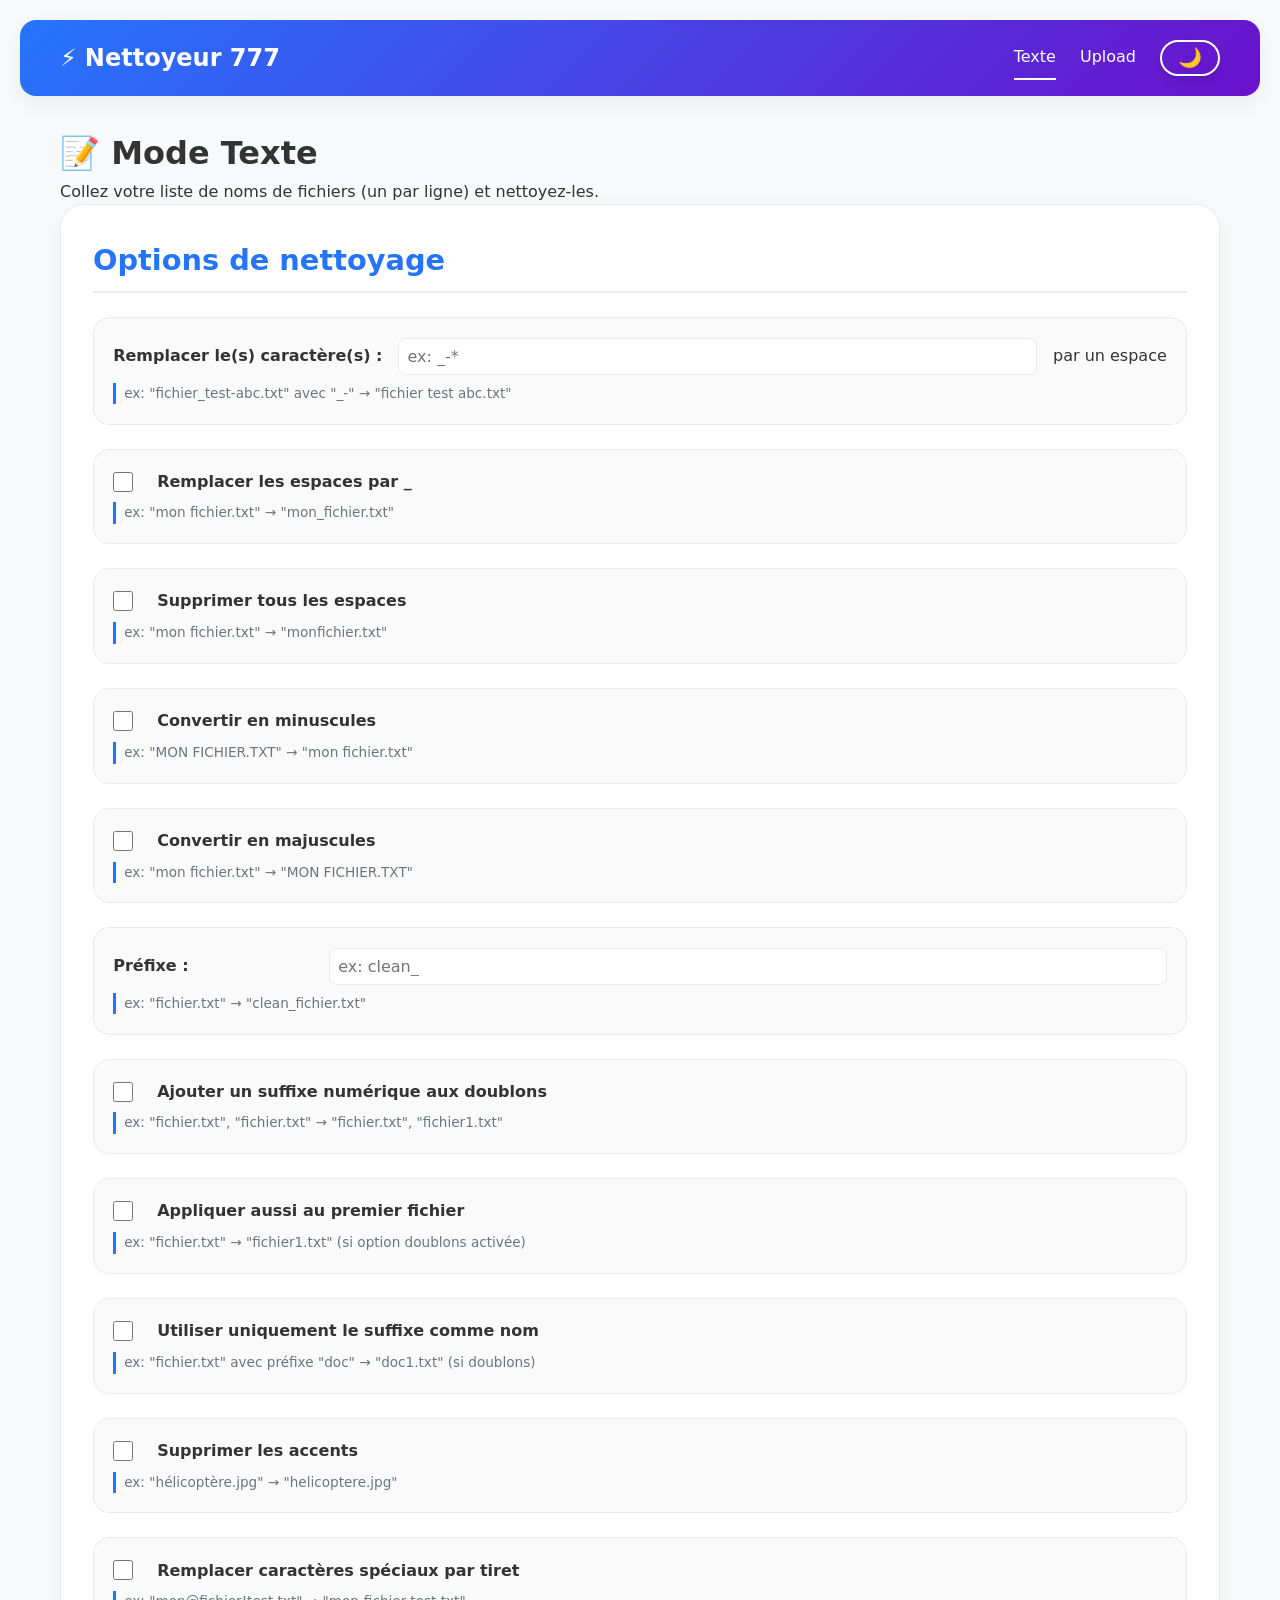
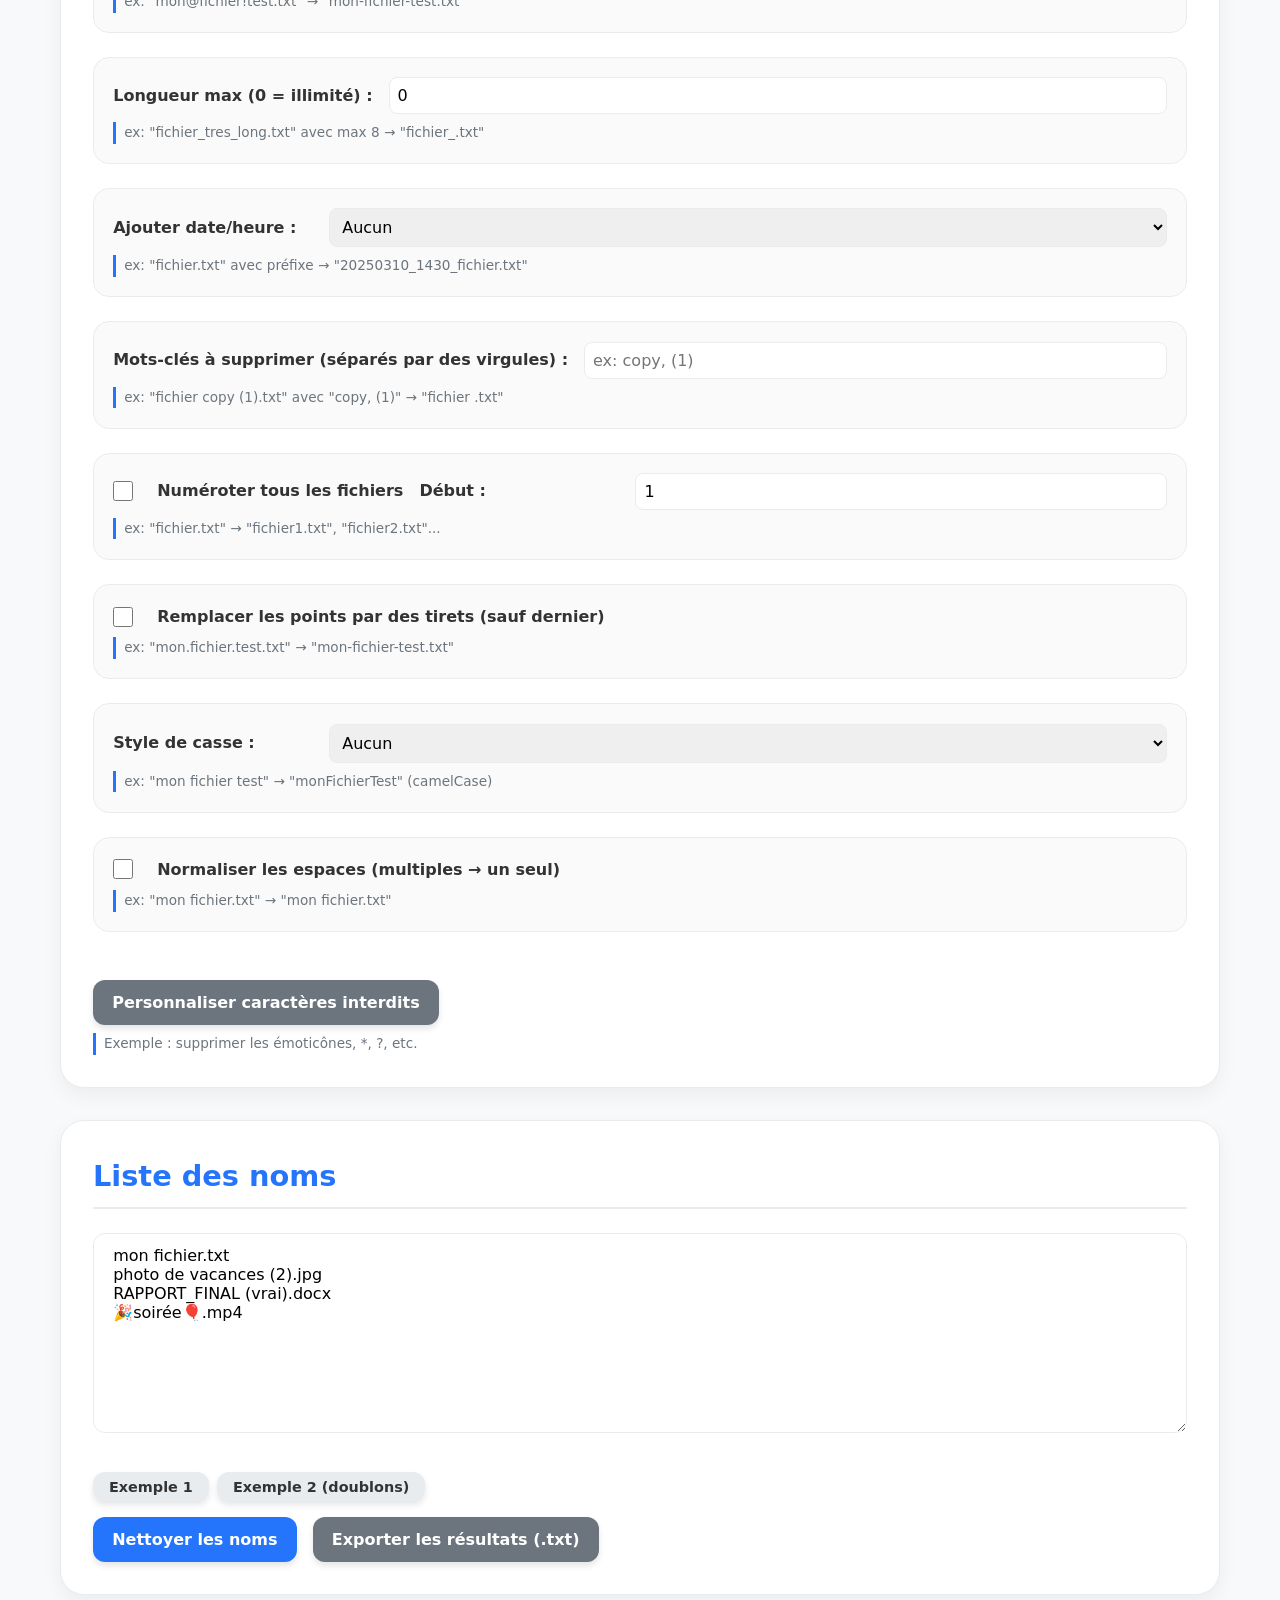
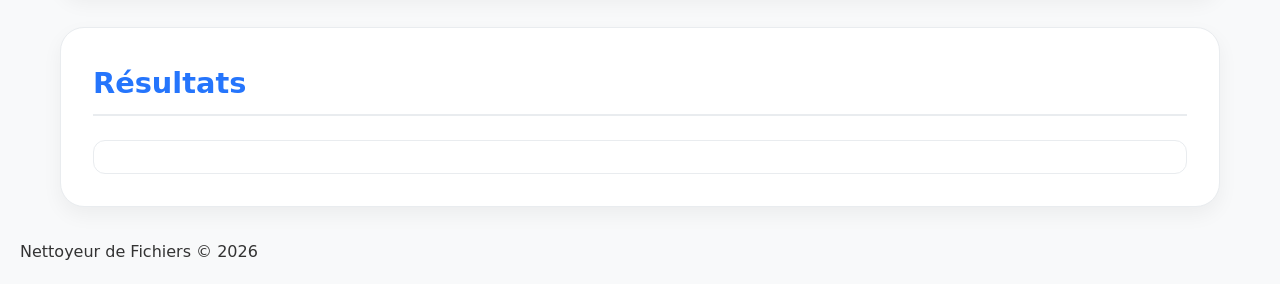
<file: index.html>
<!DOCTYPE html>
<html lang="fr">
<head>
    <meta charset="UTF-8">
    <meta name="viewport" content="width=device-width, initial-scale=1.0">
    <title>Nettoyeur de Noms - Mode Texte</title>
    <meta name="description" content="Nettoyez vos noms de fichiers en mode texte : saisissez une liste, nettoyez, exportez.">
    <!-- Icônes -->
    <link rel="apple-touch-icon" sizes="180x180" href="assets/icon/apple-touch-icon.png">
    <link rel="icon" type="image/png" sizes="32x32" href="assets/icon/favicon-32x32.png">
    <link rel="icon" type="image/png" sizes="16x16" href="assets/icon/favicon-16x16.png">
    <link rel="manifest" href="assets/manifest/site.webmanifest">
    <!-- Styles -->
    <link rel="stylesheet" href="assets/css/style.css">
</head>
<body data-page="text">
    <!-- Navigation -->
    <nav class="main-nav">
        <div class="nav-container container">
            <a href="index.html" class="nav-logo">
                <span>⚡</span> Nettoyeur 777
            </a>
            <div class="nav-links">
                <a href="index.html" class="active">Texte</a>
                <a href="upload.html">Upload</a>
                <button id="themeToggle" class="theme-toggle" aria-label="Basculer thème">🌙</button>
            </div>
        </div>
    </nav>

    <main class="container">
        <header class="page-header">
            <h1>📝 Mode Texte</h1>
            <p class="subtitle">Collez votre liste de noms de fichiers (un par ligne) et nettoyez-les.</p>
        </header>

        <!-- Options de nettoyage -->
        <section class="card">
            <h2>Options de nettoyage</h2>
            <div class="options-grid">
                <!-- Carte : Remplacer caractère(s) par espace -->
                <div class="option-card">
                    <div class="option-header">
                        <label for="optReplaceChar">Remplacer le(s) caractère(s) :</label>
                        <input type="text" id="optReplaceChar" placeholder="ex: _-*">
                        <span>par un espace</span>
                    </div>
                    <div class="option-example">ex: "fichier_test-abc.txt" avec "_-" → "fichier test abc.txt"</div>
                </div>

                <!-- Carte : Remplacer les espaces par _ -->
                <div class="option-card">
                    <div class="option-header">
                        <input type="checkbox" id="optReplaceSpaces">
                        <label for="optReplaceSpaces">Remplacer les espaces par _</label>
                    </div>
                    <div class="option-example">ex: "mon fichier.txt" → "mon_fichier.txt"</div>
                </div>

                <!-- Carte : Supprimer tous les espaces -->
                <div class="option-card">
                    <div class="option-header">
                        <input type="checkbox" id="optRemoveSpaces">
                        <label for="optRemoveSpaces">Supprimer tous les espaces</label>
                    </div>
                    <div class="option-example">ex: "mon fichier.txt" → "monfichier.txt"</div>
                </div>

                <!-- Carte : Convertir en minuscules -->
                <div class="option-card">
                    <div class="option-header">
                        <input type="checkbox" id="optLowercase">
                        <label for="optLowercase">Convertir en minuscules</label>
                    </div>
                    <div class="option-example">ex: "MON FICHIER.TXT" → "mon fichier.txt"</div>
                </div>

                <!-- Carte : Convertir en majuscules -->
                <div class="option-card">
                    <div class="option-header">
                        <input type="checkbox" id="optUppercase">
                        <label for="optUppercase">Convertir en majuscules</label>
                    </div>
                    <div class="option-example">ex: "mon fichier.txt" → "MON FICHIER.TXT"</div>
                </div>

                <!-- Carte : Préfixe -->
                <div class="option-card">
                    <div class="option-header">
                        <label for="optPrefix">Préfixe :</label>
                        <input type="text" id="optPrefix" placeholder="ex: clean_">
                    </div>
                    <div class="option-example">ex: "fichier.txt" → "clean_fichier.txt"</div>
                </div>

                <!-- Carte : Ajouter un suffixe numérique aux doublons -->
                <div class="option-card">
                    <div class="option-header">
                        <input type="checkbox" id="optSuffixDuplicates">
                        <label for="optSuffixDuplicates">Ajouter un suffixe numérique aux doublons</label>
                    </div>
                    <div class="option-example">ex: "fichier.txt", "fichier.txt" → "fichier.txt", "fichier1.txt"</div>
                </div>

                <!-- Carte : Appliquer aussi au premier fichier -->
                <div class="option-card">
                    <div class="option-header">
                        <input type="checkbox" id="optSuffixFirst">
                        <label for="optSuffixFirst">Appliquer aussi au premier fichier</label>
                    </div>
                    <div class="option-example">ex: "fichier.txt" → "fichier1.txt" (si option doublons activée)</div>
                </div>

                <!-- Carte : Utiliser uniquement le suffixe comme nom -->
                <div class="option-card">
                    <div class="option-header">
                        <input type="checkbox" id="optSuffixOnly">
                        <label for="optSuffixOnly">Utiliser uniquement le suffixe comme nom</label>
                    </div>
                    <div class="option-example">ex: "fichier.txt" avec préfixe "doc" → "doc1.txt" (si doublons)</div>
                </div>

                <!-- Carte : Supprimer les accents -->
                <div class="option-card">
                    <div class="option-header">
                        <input type="checkbox" id="optRemoveAccents">
                        <label for="optRemoveAccents">Supprimer les accents</label>
                    </div>
                    <div class="option-example">ex: "hélicoptère.jpg" → "helicoptere.jpg"</div>
                </div>

                <!-- Carte : Remplacer caractères spéciaux par tiret -->
                <div class="option-card">
                    <div class="option-header">
                        <input type="checkbox" id="optReplaceSpecialByDash">
                        <label for="optReplaceSpecialByDash">Remplacer caractères spéciaux par tiret</label>
                    </div>
                    <div class="option-example">ex: "mon@fichier!test.txt" → "mon-fichier-test.txt"</div>
                </div>

                <!-- Carte : Limiter la longueur du nom -->
                <div class="option-card">
                    <div class="option-header">
                        <label for="optMaxLength">Longueur max (0 = illimité) :</label>
                        <input type="number" id="optMaxLength" min="0" value="0">
                    </div>
                    <div class="option-example">ex: "fichier_tres_long.txt" avec max 8 → "fichier_.txt"</div>
                </div>

                <!-- Carte : Ajouter date/heure -->
                <div class="option-card">
                    <div class="option-header">
                        <label for="optAddDateTime">Ajouter date/heure :</label>
                        <select id="optAddDateTime">
                            <option value="none">Aucun</option>
                            <option value="prefix">Préfixe (AAAAMMJJ_HHMM)</option>
                            <option value="suffix">Suffixe (AAAAMMJJ_HHMM)</option>
                        </select>
                    </div>
                    <div class="option-example">ex: "fichier.txt" avec préfixe → "20250310_1430_fichier.txt"</div>
                </div>

                <!-- Carte : Supprimer mots-clés -->
                <div class="option-card">
                    <div class="option-header">
                        <label for="optRemoveKeywords">Mots-clés à supprimer (séparés par des virgules) :</label>
                        <input type="text" id="optRemoveKeywords" placeholder="ex: copy, (1)">
                    </div>
                    <div class="option-example">ex: "fichier copy (1).txt" avec "copy, (1)" → "fichier .txt"</div>
                </div>

                <!-- Carte : Numéroter tous les fichiers -->
                <div class="option-card">
                    <div class="option-header">
                        <input type="checkbox" id="optNumberAll">
                        <label for="optNumberAll">Numéroter tous les fichiers</label>
                        <label for="optNumberStart">Début :</label>
                        <input type="number" id="optNumberStart" min="1" value="1" style="width: 80px;">
                    </div>
                    <div class="option-example">ex: "fichier.txt" → "fichier1.txt", "fichier2.txt"...</div>
                </div>

                <!-- Carte : Remplacer les points par des tirets (sauf dernier) -->
                <div class="option-card">
                    <div class="option-header">
                        <input type="checkbox" id="optReplaceDotsByDash">
                        <label for="optReplaceDotsByDash">Remplacer les points par des tirets (sauf dernier)</label>
                    </div>
                    <div class="option-example">ex: "mon.fichier.test.txt" → "mon-fichier-test.txt"</div>
                </div>

                <!-- Carte : Style de casse -->
                <div class="option-card">
                    <div class="option-header">
                        <label for="optCaseStyle">Style de casse :</label>
                        <select id="optCaseStyle">
                            <option value="none">Aucun</option>
                            <option value="camelCase">camelCase</option>
                            <option value="PascalCase">PascalCase</option>
                            <option value="snake_case">snake_case</option>
                            <option value="kebab-case">kebab-case</option>
                        </select>
                    </div>
                    <div class="option-example">ex: "mon fichier test" → "monFichierTest" (camelCase)</div>
                </div>

                <!-- Carte : Normaliser les espaces -->
                <div class="option-card">
                    <div class="option-header">
                        <input type="checkbox" id="optNormalizeSpaces">
                        <label for="optNormalizeSpaces">Normaliser les espaces (multiples → un seul)</label>
                    </div>
                    <div class="option-example">ex: "mon    fichier.txt" → "mon fichier.txt"</div>
                </div>
            </div>

            <!-- Bouton de personnalisation des caractères interdits -->
            <button id="customizeCharsBtn" class="secondary" style="margin-top: 1.5rem;">Personnaliser caractères interdits</button>
            <p class="option-example" style="margin-top: 0.5rem;">Exemple : supprimer les émoticônes, *, ?, etc.</p>
        </section>

        <!-- Zone de saisie -->
        <section class="card">
            <h2>Liste des noms</h2>
            <textarea id="inputText" class="text-zone" placeholder="Saisissez vos noms de fichiers (un par ligne)..."></textarea>
            <div class="example-buttons">
                <button class="example-btn" data-example="mon fichier.txt\nphoto de vacances (2).jpg\nRAPPORT_FINAL (vrai).docx\n🎉soirée🎈.mp4">Exemple 1</button>
                <button class="example-btn" data-example="fichier 1.txt\nfichier 1.txt\ndocument final (version 2).pdf">Exemple 2 (doublons)</button>
            </div>
            <div style="display: flex; gap: 1rem; margin-top: 1rem;">
                <button id="cleanBtn">Nettoyer les noms</button>
                <button id="exportBtn" class="secondary">Exporter les résultats (.txt)</button>
            </div>
        </section>

        <!-- Résultats -->
        <section class="card">
            <h2>Résultats</h2>
            <div id="output" class="file-list">
                <!-- Les résultats seront insérés ici -->
            </div>
        </section>
    </main>

    <!-- Footer -->
    <footer>
        <p>Nettoyeur de Fichiers © 2026</p>
    </footer>

    <!-- Bouton retour en haut -->
    <button id="backToTop" title="Retour en haut">↑</button>

    <!-- Scripts -->
    <script src="assets/js/script.js"></script>
</body>
</html>
</file>
<file: assets/css/style.css>
/* ===== Variables et reset ===== */
:root {
    --primary: #2575fc;
    --primary-dark: #1a5fd0;
    --bg-light: #f8f9fa;
    --bg-dark: #1a1a1a;
    --text-light: #333;
    --text-dark: #e0e0e0;
    --card-light: #ffffff;
    --card-dark: #2d2d2d;
    --border-light: #e9ecef;
    --border-dark: #444;
    --shadow: 0 8px 20px rgba(0,0,0,0.05);
    --transition: all 0.3s ease;
}

* {
    margin: 0;
    padding: 0;
    box-sizing: border-box;
}

body {
    font-family: 'Segoe UI', Roboto, system-ui, sans-serif;
    line-height: 1.6;
    background-color: var(--bg-light);
    color: var(--text-light);
    transition: background-color 0.3s, color 0.3s;
    min-height: 100vh;
    padding: 20px;
}

body.dark-mode {
    background-color: var(--bg-dark);
    color: var(--text-dark);
}

/* ===== Layout ===== */
.container {
    max-width: 1200px;
    margin: 0 auto;
    padding: 0 20px;
}

/* ===== Navigation ===== */
.main-nav {
    background: linear-gradient(135deg, var(--primary) 0%, #6a11cb 100%);
    border-radius: 16px;
    margin-bottom: 2rem;
    box-shadow: var(--shadow);
}

.nav-container {
    display: flex;
    justify-content: space-between;
    align-items: center;
    flex-wrap: wrap;
    padding: 1rem 20px;
    gap: 1rem;
}

.nav-logo {
    color: white;
    font-size: 1.5rem;
    font-weight: 700;
    text-decoration: none;
    display: flex;
    align-items: center;
    gap: 0.5rem;
}

.nav-links {
    display: flex;
    gap: 1.5rem;
    flex-wrap: wrap;
    align-items: center;
}

.nav-links a {
    color: white;
    text-decoration: none;
    font-weight: 500;
    padding: 0.5rem 0;
    border-bottom: 2px solid transparent;
    transition: border-color 0.2s;
}

.nav-links a:hover,
.nav-links a.active {
    border-bottom-color: white;
}

.theme-toggle {
    background: none;
    border: 2px solid white;
    border-radius: 30px;
    color: white;
    font-size: 1.2rem;
    padding: 0.3rem 1rem;
    cursor: pointer;
    transition: var(--transition);
}

.theme-toggle:hover {
    background: rgba(255,255,255,0.2);
}

/* ===== Bouton retour en haut ===== */
#backToTop {
    position: fixed;
    bottom: 30px;
    right: 30px;
    width: 50px;
    height: 50px;
    border-radius: 50%;
    background: var(--primary);
    color: white;
    border: none;
    font-size: 1.5rem;
    cursor: pointer;
    display: none;
    align-items: center;
    justify-content: center;
    box-shadow: 0 4px 12px rgba(0,0,0,0.3);
    z-index: 1000;
    transition: var(--transition);
}

#backToTop.show {
    display: flex;
}

#backToTop:hover {
    background: var(--primary-dark);
    transform: scale(1.1);
}

/* ===== Cartes ===== */
.card {
    background: var(--card-light);
    border-radius: 24px;
    padding: 2rem;
    margin-bottom: 2rem;
    box-shadow: var(--shadow);
    border: 1px solid var(--border-light);
    transition: var(--transition);
}

body.dark-mode .card {
    background: var(--card-dark);
    border-color: var(--border-dark);
}

.card h2 {
    color: var(--primary);
    margin-bottom: 1.5rem;
    border-bottom: 2px solid var(--border-light);
    padding-bottom: 0.5rem;
    font-size: 1.8rem;
}

body.dark-mode .card h2 {
    border-bottom-color: var(--border-dark);
}

/* ===== Formulaires ===== */
textarea, input, select, button {
    font-family: inherit;
    font-size: 1rem;
    border-radius: 12px;
    border: 1px solid var(--border-light);
    padding: 0.8rem 1.2rem;
    transition: var(--transition);
}

body.dark-mode textarea,
body.dark-mode input,
body.dark-mode select {
    background: var(--card-dark);
    color: var(--text-dark);
    border-color: var(--border-dark);
}

button {
    background: var(--primary);
    color: white;
    border: none;
    cursor: pointer;
    font-weight: 600;
    box-shadow: 0 4px 6px rgba(0,0,0,0.1);
}

button:hover {
    background: var(--primary-dark);
    transform: translateY(-2px);
}

button.secondary {
    background: #6c757d;
}

button.secondary:hover {
    background: #5a6268;
}

/* ===== Zone de texte ===== */
.text-zone {
    width: 100%;
    min-height: 200px;
    margin-bottom: 1rem;
}

/* ===== Liste de fichiers ===== */
.file-list {
    max-height: 400px;
    overflow-y: auto;
    border: 1px solid var(--border-light);
    border-radius: 12px;
    padding: 1rem;
}

.file-item {
    display: flex;
    justify-content: space-between;
    align-items: center;
    padding: 0.8rem;
    border-bottom: 1px solid var(--border-light);
}

body.dark-mode .file-item {
    border-bottom-color: var(--border-dark);
}

.file-item:last-child {
    border-bottom: none;
}

.file-actions {
    display: flex;
    gap: 0.5rem;
}

/* ===== Drop zone ===== */
.drop-zone {
    border: 2px dashed var(--primary);
    border-radius: 24px;
    padding: 3rem;
    text-align: center;
    cursor: pointer;
    transition: var(--transition);
    margin-bottom: 1rem;
}

.drop-zone:hover {
    background: rgba(37, 117, 252, 0.05);
}

body.dark-mode .drop-zone:hover {
    background: rgba(255,255,255,0.05);
}

/* ===== Modals ===== */
.modal {
    display: none;
    position: fixed;
    top: 0; left: 0; width: 100%; height: 100%;
    background: rgba(0,0,0,0.5);
    align-items: center;
    justify-content: center;
    z-index: 2000;
}

.modal.show {
    display: flex;
}

.modal-content {
    background: var(--card-light);
    border-radius: 24px;
    padding: 2rem;
    max-width: 600px;
    width: 90%;
    max-height: 80vh;
    overflow-y: auto;
}

body.dark-mode .modal-content {
    background: var(--card-dark);
}

.modal-header {
    display: flex;
    justify-content: space-between;
    align-items: center;
    margin-bottom: 1rem;
}

.close-modal {
    background: none;
    border: none;
    font-size: 2rem;
    color: var(--text-light);
    box-shadow: none;
}

body.dark-mode .close-modal {
    color: var(--text-dark);
}

/* ===== Badges ===== */
.badge {
    display: inline-block;
    background: #e7f3ff;
    color: var(--primary);
    padding: 0.2rem 0.8rem;
    border-radius: 20px;
    font-size: 0.8rem;
    font-weight: 600;
}

body.dark-mode .badge {
    background: #1e3a5f;
    color: #80b4ff;
}

/* ===== Exemples (boutons) ===== */
.example-buttons {
    display: flex;
    flex-wrap: wrap;
    gap: 0.5rem;
    margin-top: 1rem;
}

.example-btn {
    background: #e9ecef;
    color: var(--text-light);
    padding: 0.4rem 1rem;
    font-size: 0.9rem;
}

body.dark-mode .example-btn {
    background: #3a3a3a;
    color: var(--text-dark);
}

/* ===== NOUVEAU STYLE POUR LES OPTIONS DE NETTOYAGE ===== */
.options-grid {
    display: flex;
    flex-direction: column;
    gap: 1.5rem;
    margin: 1.5rem 0;
}

.option-card {
    border: 1px solid var(--border-light);
    border-radius: 16px;
    padding: 1.2rem;
    background-color: rgba(0,0,0,0.02);
    transition: var(--transition);
}

body.dark-mode .option-card {
    border-color: var(--border-dark);
    background-color: rgba(255,255,255,0.02);
}

.option-header {
    display: flex;
    align-items: center;
    gap: 1rem;
    flex-wrap: wrap;
    margin-bottom: 0.5rem;
}

.option-header label {
    font-weight: 600;
    min-width: 200px;
}

.option-header input[type="checkbox"] {
    width: 20px;
    height: 20px;
    margin-right: 0.5rem;
}

.option-header input[type="text"],
.option-header input[type="number"],
.option-header select {
    flex: 1;
    min-width: 200px;
    padding: 0.5rem;
    border-radius: 8px;
    border: 1px solid var(--border-light);
}

.option-example {
    font-size: 0.85rem;
    color: #6c757d;
    margin-top: 0.5rem;
    padding-left: 0.5rem;
    border-left: 3px solid var(--primary);
}

body.dark-mode .option-example {
    color: #aaa;
}

/* ===== Responsive ===== */
@media (max-width: 768px) {
    .nav-container {
        flex-direction: column;
        align-items: stretch;
    }
    .nav-links {
        justify-content: center;
    }
    .card {
        padding: 1.5rem;
    }
    .option-header label {
        min-width: 100%;
    }
}
</file>
